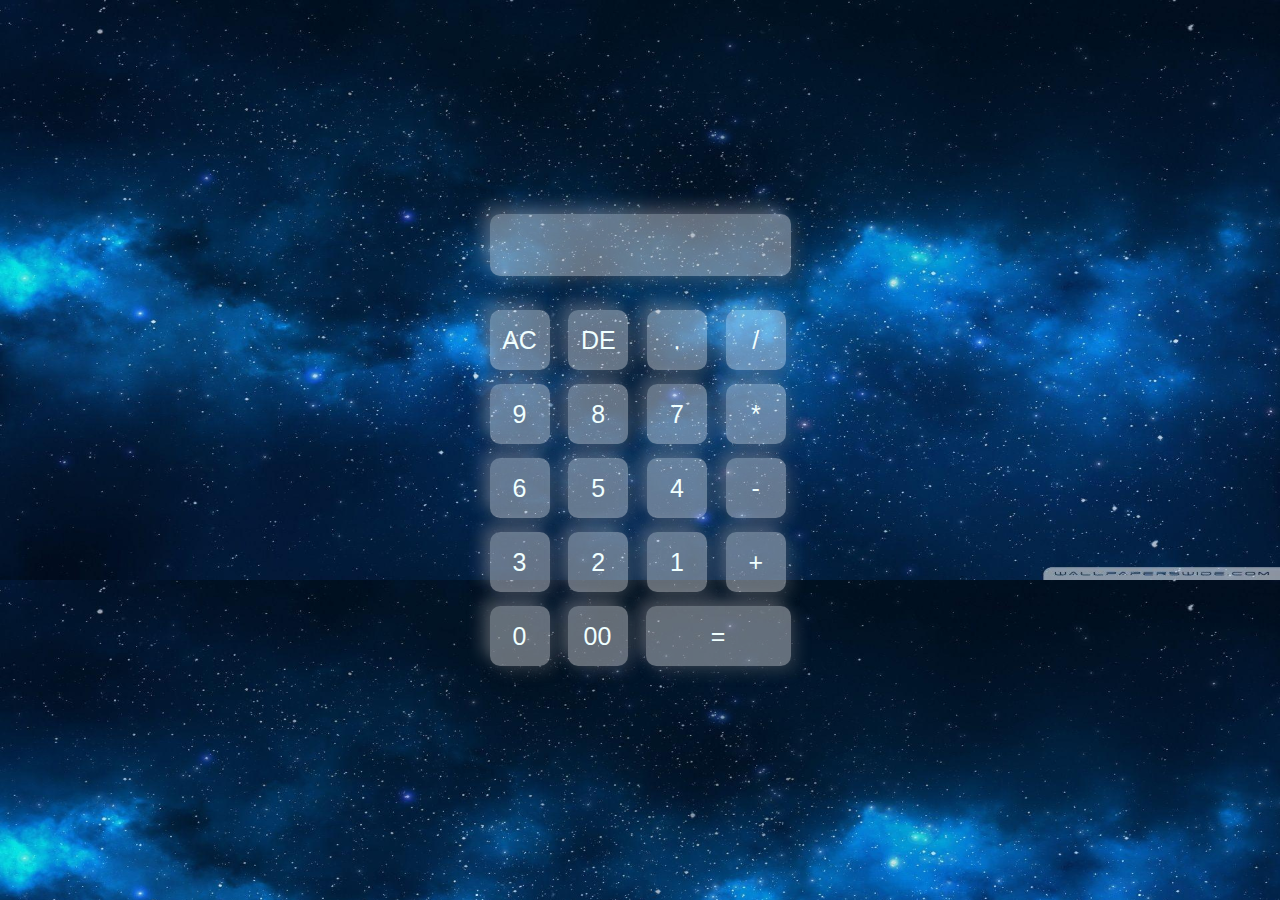
<file: Calculator/index.html>
<!DOCTYPE html>
<html lang="en">
<head>
    <meta charset="UTF-8">
    <meta name="viewport" content="width=device-width, initial-scale=1.0">
    <title>Calculator</title>
    <style>
        body{
    margin:0;
    top:0;
    background-image: url(images/star.jpg);
    background-size: 100% 580px;
}

.grid{
    display:grid;
    grid-template-columns: auto auto auto auto;
    grid-template-rows: auto auto auto auto;
}

.container{
    width:100%;
    height:90vh;
    display: flex;
    justify-content: center;
    align-items:center;
    margin-top:25px;
}
.box{
    background-color:transparent;
    padding:20px;
    border-radius:24px;
}
.box form input{
    border:none;
    width:60px;
    height:60px;
    outline:none;
    border-radius: 10px;
    margin:7px;
    color: azure;
    background-color: rgba(250, 247, 247, 0.4);
    box-shadow: -8px -8px 15px rgba(204, 193, 193, 0.3), 5px 5px 15px rgba(137, 137, 137, 0.3);
    font-size: 25px;
}

form .display{
    display: flex;
    justify-content: flex-end;
    margin: 20px 0px;
}

form .display input{
    text-align: right;
    flex:1;
    font-size: 45px;
    box-shadow: -8px -8px 15px rgba(204, 193, 193, 0.3), 5px 5px 15px rgba(137, 137, 137, 0.3);
    background-color: rgba(250, 247, 247, 0.4);
    color: azure;
}
form input.equal{
    width: 145px;
}
    </style>
</head>
<body>
    <div class="container">
        <div class="box">
            <form>
                <div class="display">
                    <input type="text" readonly="" name="display" id="d"/>
                </div>
               <div class="grid">
                <div><input type="button" value="AC" onclick='c("")'/></div>
                <div><input type="button" value="DE" onclick="display.value=display.value.toString().slice(0,-1)"/></div>
                <div><input type="button" value="." onclick='v(".")'/></div>
                <div><input type="button" value="/" onclick='v("/")'/></div>
                <div><input type="button" value="9" onclick='v("9")'/></div>
                <div><input type="button" value="8" onclick='v("8")'/></div>
                <div><input type="button" value="7" onclick='v("7")'/></div>
                <div><input type="button" value="*" onclick='v("*")'/></div>
                <div><input type="button" value="6" onclick='v("6")'/></div>
                <div><input type="button" value="5" onclick='v("5")'/></div>
                <div><input type="button" value="4" onclick='v("4")'/></div>
                <div><input type="button" value="-" onclick='v("-")'/></div>
                <div><input type="button" value="3" onclick='v("3")'/></div>
                <div><input type="button" value="2" onclick='v("2")'/></div>
                <div><input type="button" value="1" onclick='v("1")'/></div>
                <div><input type="button" value="+" onclick='v("+")'/></div>
               </div>
                <div>
                    <input type="button" value="0" onclick='v("0")'/>
                    <input type="button" value="00" onclick='v("00")'/>
                    <input type="button" value="=" class="equal" onclick='e()'/>
                </div>
            </form>
        </div>
    </div>
</body>
<script type="text/javascript">
    function c(val){
        document.getElementById("d").value = val; 
    }
    function v(val){
        document.getElementById("d").value += val;
    }
    function e(){
    try    
    {    
        c(eval(document.getElementById("d").value))    
    }    
    catch(e)    
    {    
        c('Error') }    
    }  
</script>
</html>
</file>
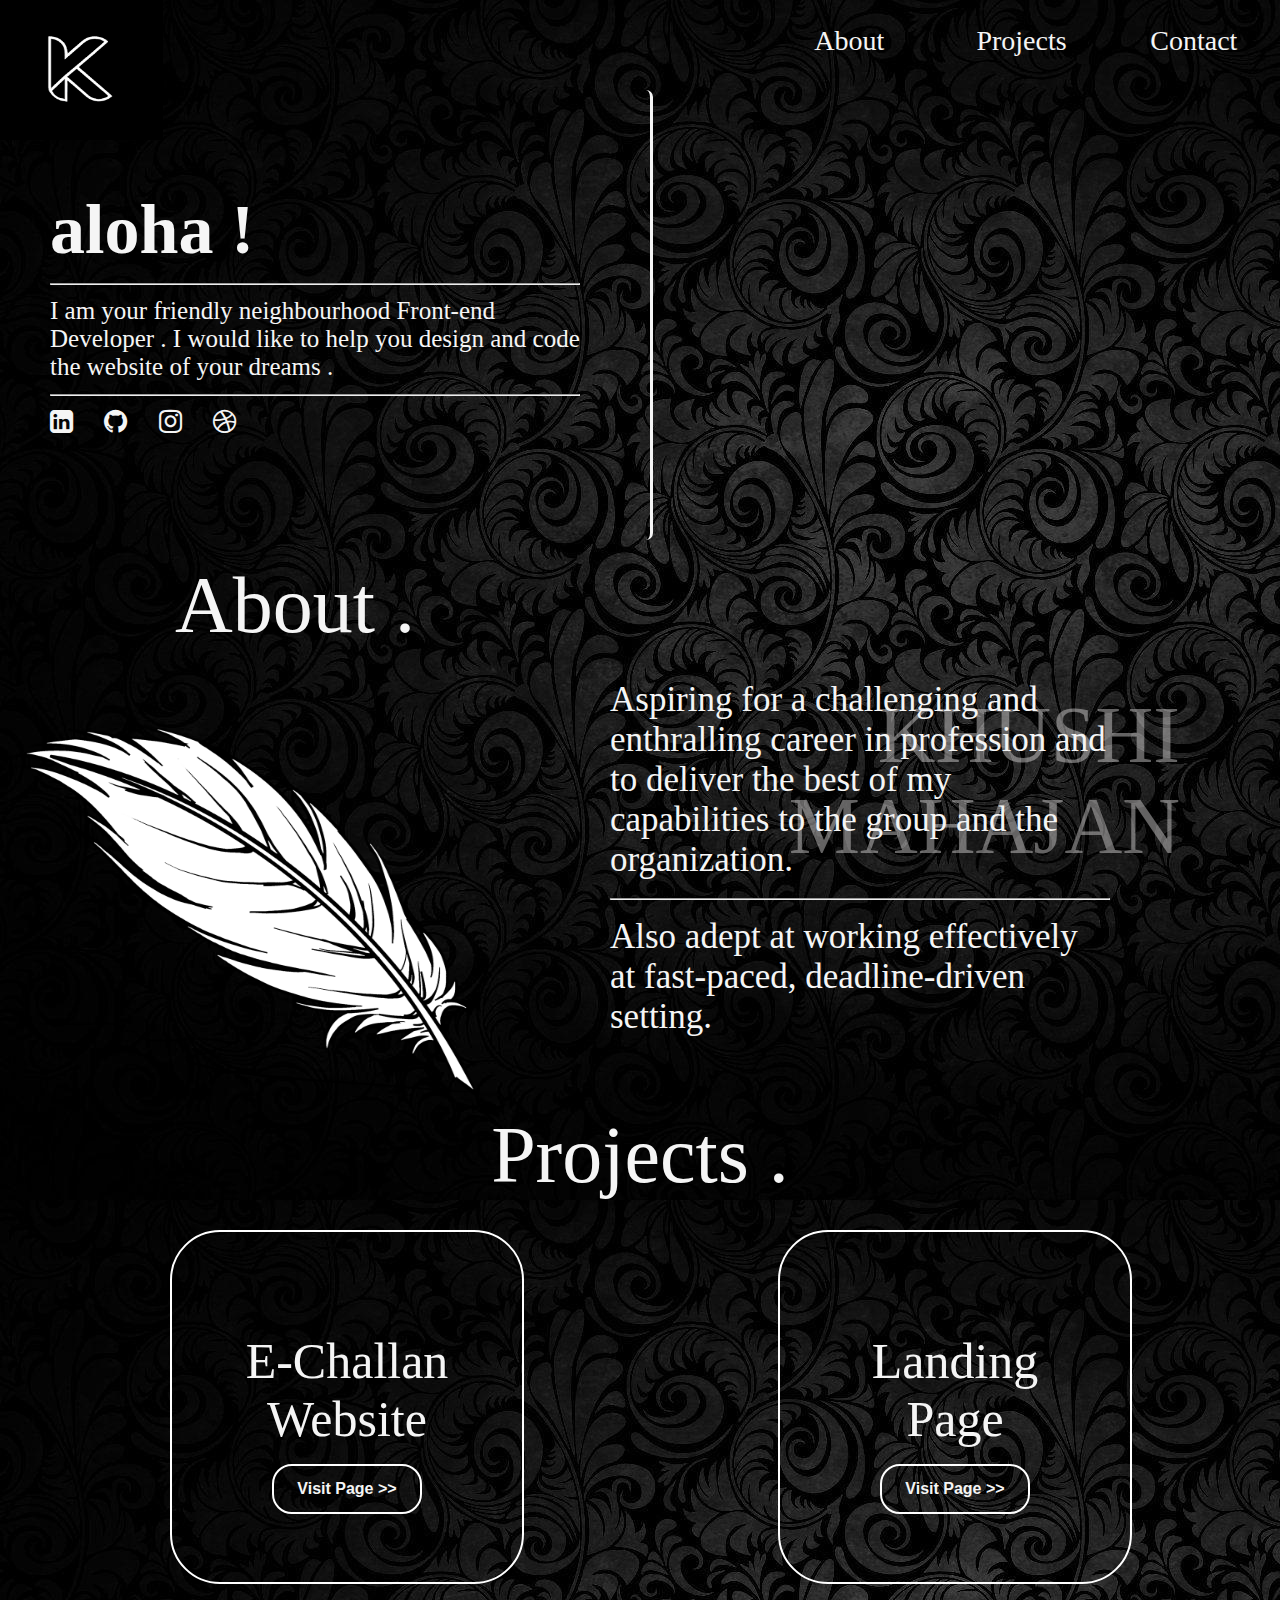
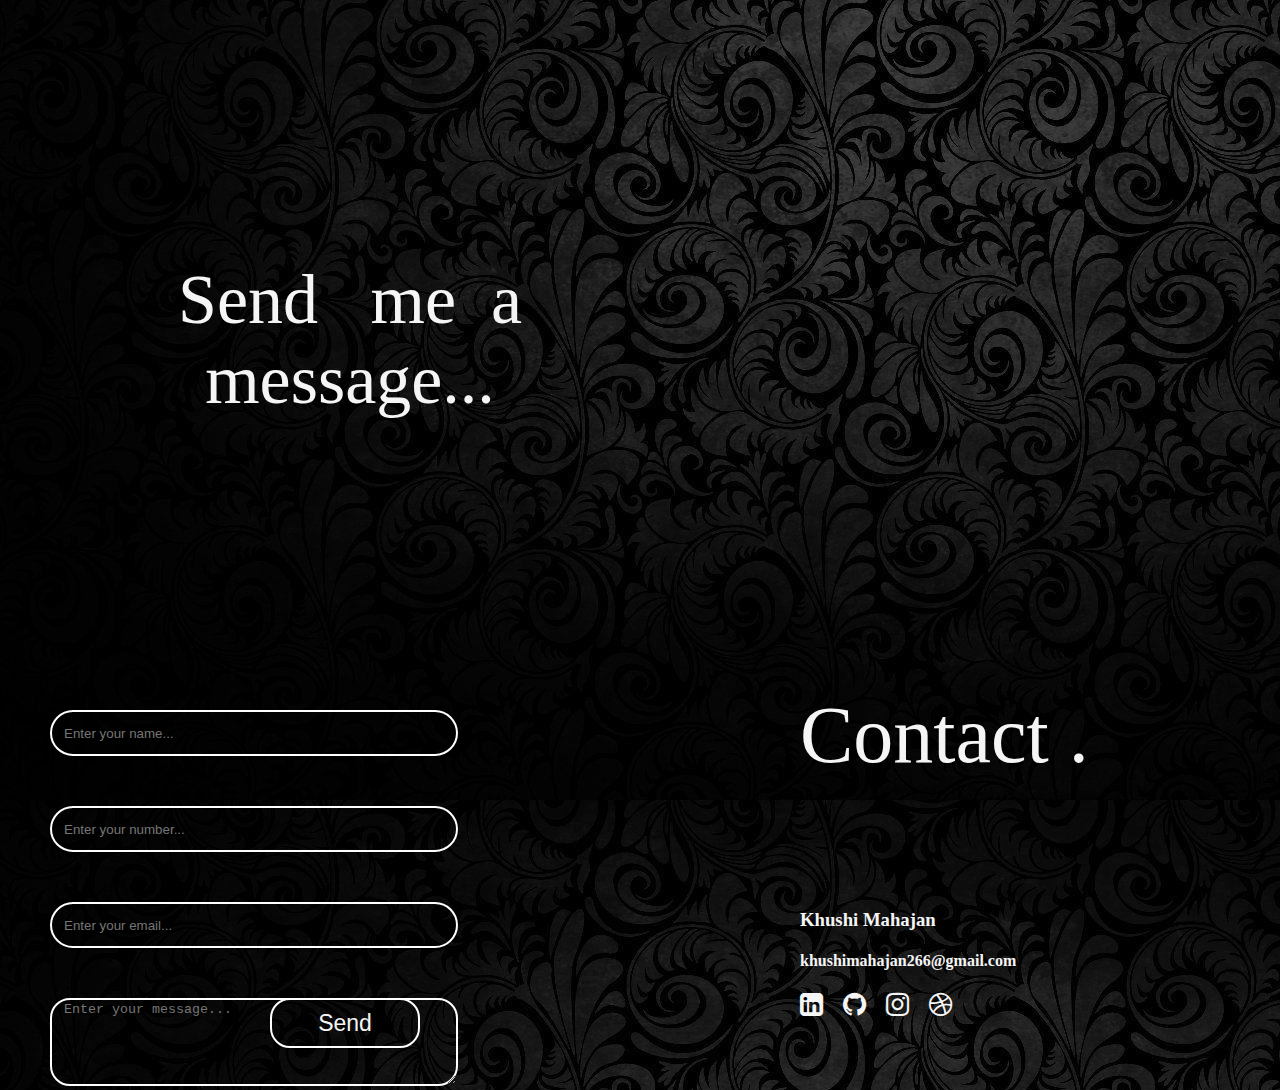
<file: Portfolio/index.html>
<!DOCTYPE html>
<html lang="en">
<head>
    <meta charset="UTF-8">
    <meta name="viewport" content="width=device-width, initial-scale=1.0">
    <title>Khushi Mahajan</title>
    <link rel="stylesheet" href="https://cdnjs.cloudflare.com/ajax/libs/font-awesome/4.7.0/css/font-awesome.min.css">
    <link rel="stylesheet" href="styles.css"/>
    <script src="index.js" type="module"></script>
</head>
<body>
    <div class="scroll-tracker"></div>
    <div class="main">
        <div class="info">
            <div class="header">
                <img src="images/images.png" style="height:140px;width:200px;"/>
                <div style="margin-left:600px;"><a href="#about">About</a></div>
                <div><a href="#project">Projects</a></div>
                <div><a href="#contact">Contact</a></div>
            </div>
            <div class="info_1">
                <div id="welcome"><b>aloha !</b><br><hr>I am your friendly neighbourhood Front-end<br> Developer . I would like 
                to help you design and code <br>the website of your dreams .<br><hr>
                <a style="font-size:27px" class="fa">&#xf08c;</a>&nbsp;&nbsp;&nbsp;&nbsp;
                <a style="font-size:27px" class="fa">&#xf09b;</a>&nbsp;&nbsp;&nbsp;&nbsp;
                <a style="font-size:27px" class="fa">&#xf16d;</a>&nbsp;&nbsp;&nbsp;&nbsp;
                <a style="font-size:27px" class="fa">&#xf17d;</a>&nbsp;&nbsp;&nbsp;&nbsp;
            </div>
                <div class="khushi">KHUSHI MAHAJAN</div>
            </div>
        </div>
        <div class="about_main" id="about">
            <div class="about">About .</div>
            <div class="container">
                <img src="images/quill.PNG" style="height:450px;width:500px;float:left;"/>
                <div class="col">Aspiring for a challenging and enthralling career in profession and to 
                    deliver the best of my capabilities to the group and the organization.<br><hr>Also adept at working
                    effectively at fast-paced, deadline-driven setting.
                </div>
            </div>
        </div>
        <div class="projects" id="project">
            <div class="project">Projects .</div>
            <div class="container">
                <div class="column">E-Challan<br>Website<br><input type="button" value="Visit Page >>" class="btn_visit"/></div>
                <div class="column">Landing<br>Page<br><input type="button" value="Visit Page >>" class="btn_visit"/></div>
            </div>
        </div>
        <div class="message_main" id="contact">
            <div>
                <div class="message">Send &nbsp; me &nbsp;a<br> message...</div>
                <div class="form">
                    <form>
                        <input type="text" value="" placeholder="Enter your name..."/>
                        <input type="number" value="" placeholder="Enter your number..."/>
                        <input type="email" value="" placeholder="Enter your email..."/>
                        <textarea value="" placeholder="Enter your message..."></textarea>
                        <input type="submit" value="Send" id="send"/>
                    </form>
                </div>
            </div>
        </div>
        <div class="contact">
            <p>Contact .</p>
        </div>
            <div id="contacts">
                <h3>Khushi Mahajan</h3>
                <h4>khushimahajan266@gmail.com</h4>
                <a style="font-size:27px" class="fa">&#xf08c;</a>&nbsp;&nbsp;&nbsp;&nbsp;
                <a style="font-size:27px" class="fa">&#xf09b;</a>&nbsp;&nbsp;&nbsp;&nbsp;
                <a style="font-size:27px" class="fa">&#xf16d;</a>&nbsp;&nbsp;&nbsp;&nbsp;
                <a style="font-size:27px" class="fa">&#xf17d;</a>&nbsp;&nbsp;&nbsp;&nbsp;
            </div>
    </div>
</body>
</html>
</file>
<file: Portfolio/styles.css>
body{
    margin: 0;
    padding:0;
    overflow-x: hidden;
    background-color: rgb(0, 0, 0);
    color:whitesmoke;
    background-image: url("images/bg1.jpg");
}
html{
    scroll-behavior: smooth;
}
.scroll-tracker{
    position: fixed;
    inset:0 0 auto;
    height:0.2rem;
    background-color: azure;
    display: none;
}
.info{
    width:100%;
    height:560px;
}
.header{
    height:90px;
    display:flex;
}
.header div{
    height: 75px;
    width:150px;
    text-align: center;
    padding:25px;
    font-size: 28px;
}
.header div a{
    color: whitesmoke;
    text-decoration: none;
}
#welcome{
    height:350px;
    width:530px;
    border-right: 3px solid whitesmoke;
    border-radius: 7px;
    float: left;
    font-size:25px;
    padding-left: 50px;
    padding-right: 70px;
    padding-top: 100px;
}
#welcome b{
    font-size:70px;
}
.khushi{
    height:300px;
    width:590px;
    font-size:80px;
    text-align: end;
    float:right;
    padding-right: 100px;
    padding-top: 150px;
    color:rgba(248, 245, 245,0.4);
}
.about_main{
    width:100%;
    height:550px;
}
.about{
    height:80px;
    font-size:80px;
    text-align: center;
}
.container{
    height:415px;
    padding-top:40px;
    display: grid;
    grid-template-columns: auto auto auto;
    grid-column-gap: 20px;
}
.container .col{
    height:380px;
    width:500px;
    margin-left: 90px;
    font-size: 35px;
}
.desc{
    height:320px;
    width:390px;
    position:absolute;
    top: 900px;
    color:rgba(0, 0, 0, 0);
    font-size: 28px;
    font-weight: bold;
    padding-top:40px;
    padding-left: 10px;
    padding-bottom: 20px;
    display:flex;
    align-items: end;
    background: linear-gradient(to bottom, rgba(0, 0, 0, 0), rgba(0, 0, 0, 0));
}
.desc:hover{
    height:180px;
    width:390px;
    top: 800px;
    padding-top:40px;
    padding-left: 10px;
    padding-bottom: 20px;
    color:black;
    background: linear-gradient(to bottom, rgba(0, 0, 0, 0), rgba(141, 139, 139, 0.7));
}
.projects{
    width:100%;
    height:550px;
}
.project{
    height:80px;
    font-size:80px;
    text-align: center;
}
.container .column{
    border:2px solid white;
    height:250px;
    width:350px;
    margin-left: 170px;
    border-radius: 50px;
    font-size: 50px;
    text-align: center;
    padding-top:100px;
}
.btn_visit{
    height:50px;
    width:150px;
    border-radius: 20px;
    background-color: rgba(13, 13, 13,0);
    color:whitesmoke;
    font-size: 16px;
    font-weight: bold;
    border:2px solid white;
}
.btn_visit:hover{
    background-color: white;
    color:black;
    box-shadow: 0 5px 15px rgba(255, 255, 255, 0.4);
}
.message_main{
    width:100%;
    height:550px;
}
.message{
    height:350px;
    width:700px;
    float: left;
    text-align:center;
    font-size: 70px;
    padding-top:200px;
}
.form{
    height:300px;
    width:550px;
    float: left;
    padding-top:50px;
    padding-left:50px;
}
.form input{
    height:40px;
    width:400px;
    margin-top:50px;
    text-indent: 10px;
    color:white;
    border:2px solid white;
    background-color: transparent;
    border-radius:50px;
}
.form textarea{
    height:80px;
    width:400px;
    margin-top:50px;
    text-indent: 10px;
    color:white;
    border:2px solid white;
    background-color: transparent;
    border-radius:20px;
}
#send{
    height:50px;
    width:150px;
    border-radius: 20px;
    background-color: rgba(7, 6, 6, 0);
    color:whitesmoke;
    text-indent:0;
    font-size: 16px;
    border:2px solid white;
    position: absolute;
    left:270px;
    font-size:23px;
}
#send:hover{
    background-color: white;
    color:black;
    box-shadow: 0 5px 15px rgba(255, 255, 255, 0.4);
}
.contact{
    width:350px;
    height:250px;
    float:left;
    padding-left:200px;
}
.contact p{
    font-size: 80px;
}
#contacts{
    float:left;
    margin-top: 30px;
    margin-left:200px;
}
</file>
